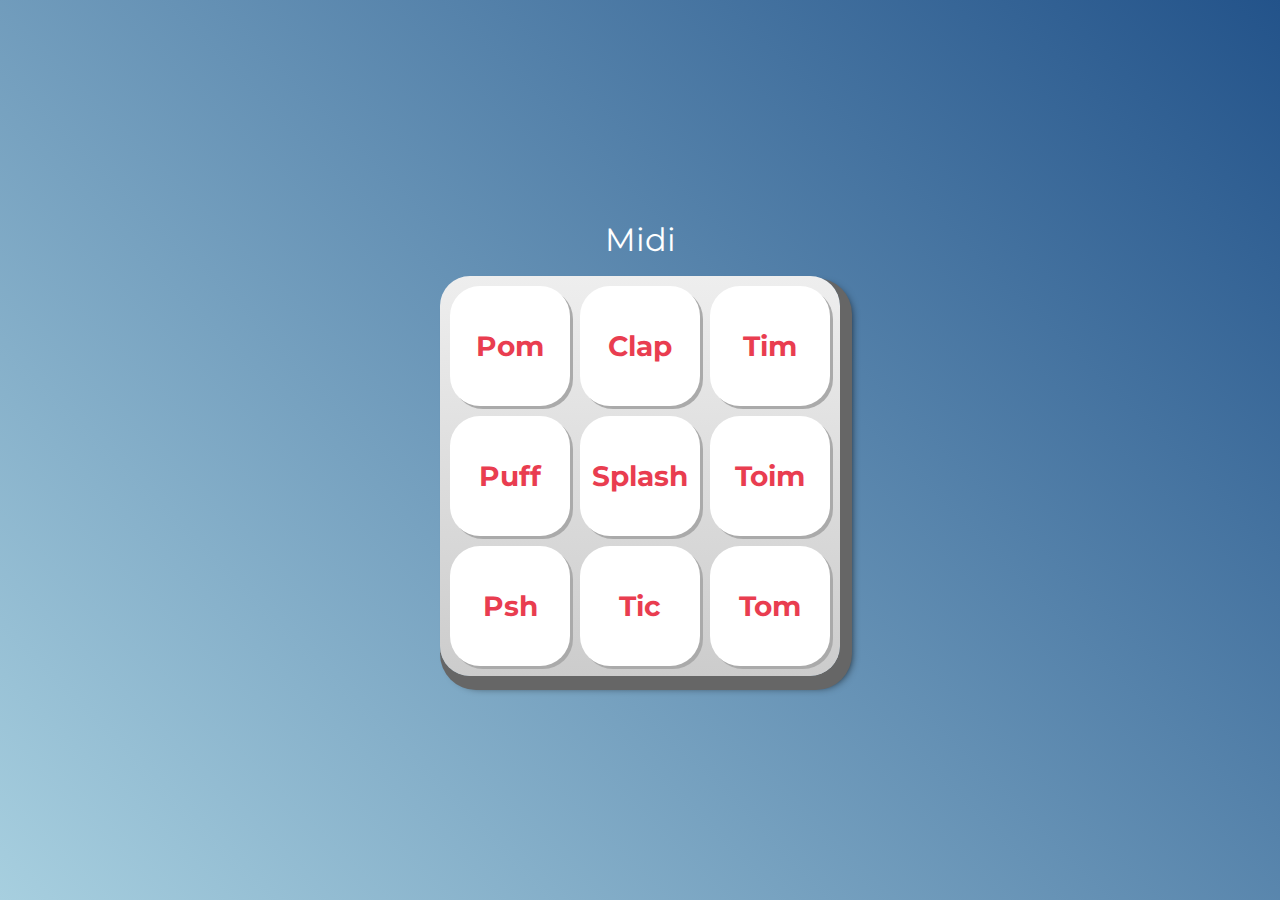
<file: AluraMidi2/index.html>
<!DOCTYPE html>
<html lang="pt-BR">

<head>
    <meta charset="UTF-8">
    <meta http-equiv="X-UA-Compatible" content="IE=edge">
    <meta name="viewport" content="width=device-width, initial-scale=1.0">

    <title>MIDI</title>

    <link rel="preconnect" href="https://fonts.googleapis.com">
    <link rel="preconnect" href="https://fonts.gstatic.com" crossorigin>
    <link href="https://fonts.googleapis.com/css2?family=Montserrat:wght@500;600&display=swap" rel="stylesheet">

    <link rel="icon" type="image/png" href="images/bateria.png">
    <link rel="stylesheet" href="css/reset.css">
    <link rel="stylesheet" href="css/estilos.css">

</head>

<body>

    <h1>Midi</h1>

    <section class="teclado">
        <button class="tecla tecla_pom">Pom</button>
        <button class="tecla tecla_clap">Clap</button>
        <button class="tecla tecla_tim">Tim</button>

        <button class="tecla tecla_puff">Puff</button>
        <button class="tecla tecla_splash">Splash</button>
        <button class="tecla tecla_toim">Toim</button>

        <button class="tecla tecla_psh">Psh</button>
        <button class="tecla tecla_tic">Tic</button>
        <button class="tecla tecla_tom">Tom</button>
    </section>

    <audio src="sounds/keyq.wav" id="som_tecla_pom"></audio>
    <audio src="sounds/keyw.wav" id="som_tecla_clap"></audio>
    <audio src="sounds/keye.wav" id="som_tecla_tim"></audio>
    <audio src="sounds/keya.wav" id="som_tecla_puff"></audio>
    <audio src="sounds/keys.wav" id="som_tecla_splash"></audio>
    <audio src="sounds/keyd.wav" id="som_tecla_toim"></audio>
    <audio src="sounds/keyz.wav" id="som_tecla_psh"></audio>
    <audio src="sounds/keyx.wav" id="som_tecla_tic"></audio>
    <audio src="sounds/keyc.wav" id="som_tecla_tom"></audio>

    <script src="main.js"></script>
</body>

</html>
</file>
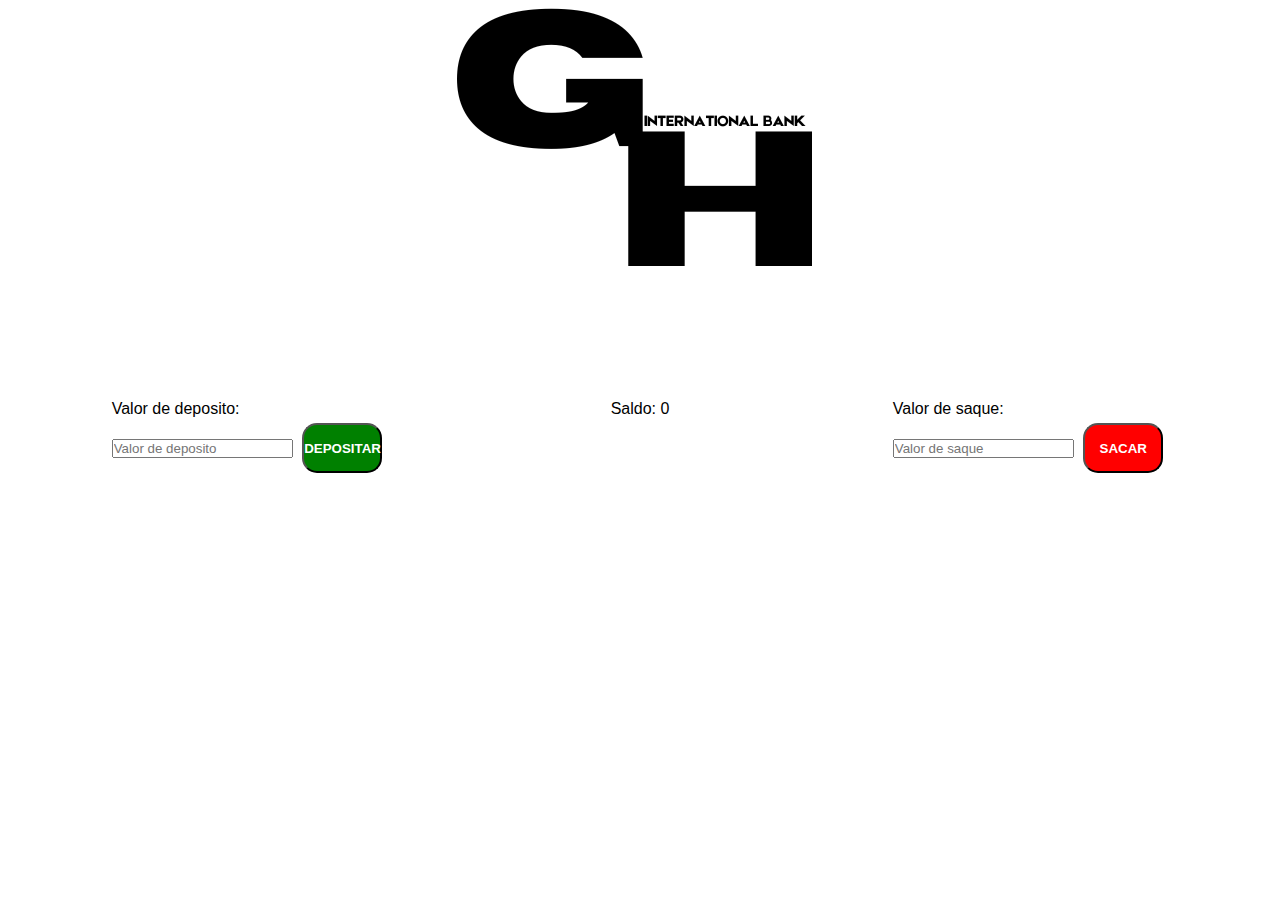
<file: GHBank/index.html>
<!DOCTYPE html>
<html lang="en">

<head>
    <meta charset="UTF-8">
    <meta name="viewport" content="width=device-width, initial-scale=1.0">
    <title>GHBank</title>
    <link rel="stylesheet" href="style.css">
</head>

<body>
    <main>
        <section class="container_1">
            <img class="logo" src="img/G.png">
        </section>
        <section class="container_2">

        <div class="deposito">
            <p>Valor de deposito:</p>
            <input type="number" class="Valor_deposito" id="valorDeposito"   placeholder="Valor de deposito"> 
            <button class="B_deposito" onclick="realizarDeposito()"> DEPOSITAR </button>
            <div class="modal" id="modal">
                <div class="modal-content">
                    <span class="modal-span" onclick="hideModal('modalDeposito')">&times;</span>
                    <h1 id="modalDepositoTexto"></h1>
                </div>
            </div>
        </div>

        <div class="saldo">
            <p>Saldo: <span id="saldoValor"></span></p>
        </div>

        <div class="saque">
            <p>Valor de saque:</p>
            <input type="number" class="Valor_saque" id="valorSaque" placeholder="Valor de saque">
            <button class="B_saque" onclick="realizaSaque()"> SACAR </button>
            <div class="modal" id="modal">
                <div class="modal-content">
                    <span class="modal-span" onclick="hideModal('modalSaque')">&times;</span>
                    <h1 id="modalSaqueTexto"></h1>
                </div>
            </div>
        </div>
        </section>
    </main>

    <script src="main.js"></script>
</body>

</html>
</file>
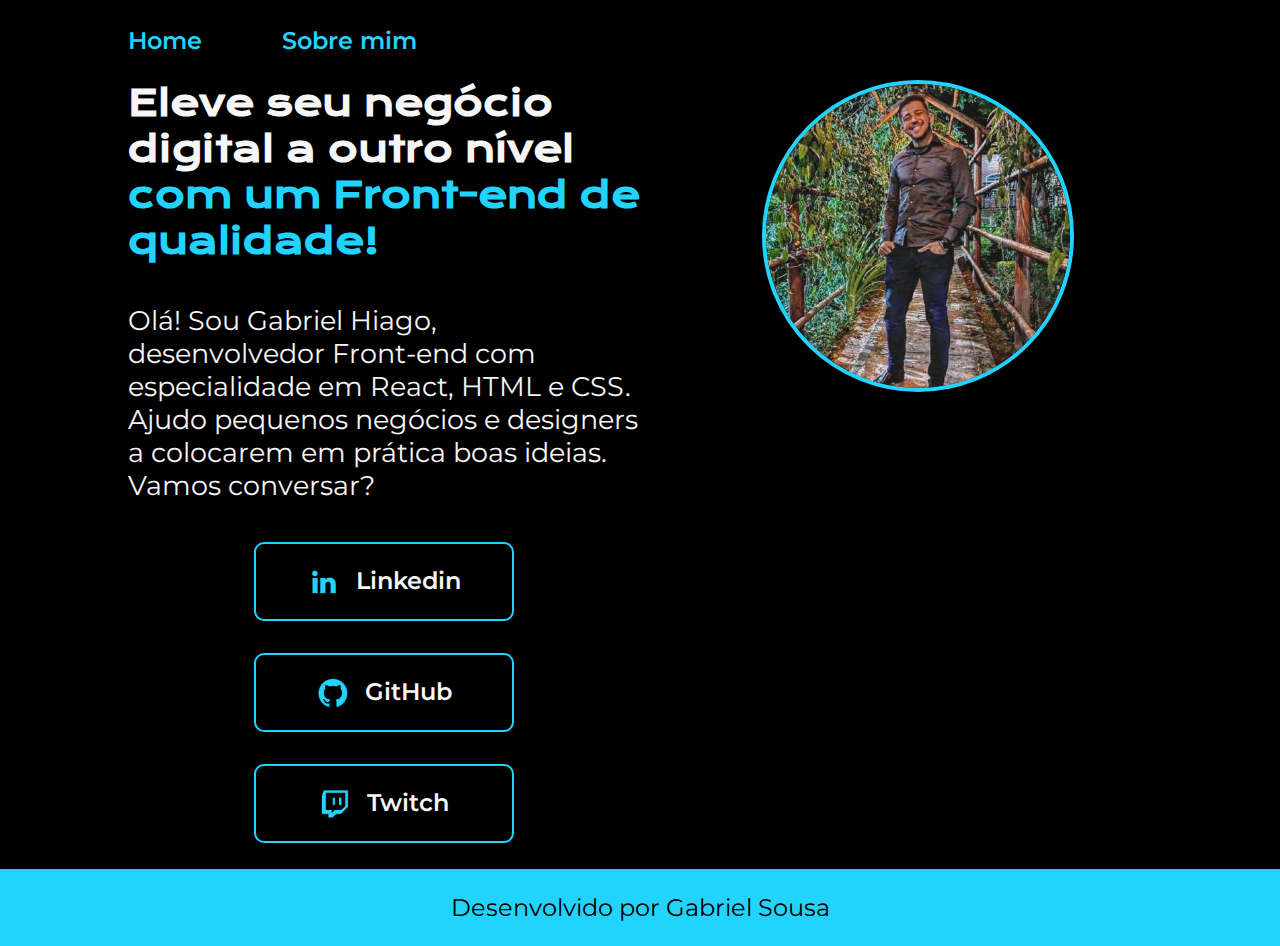
<file: HTML e CSS 3/index.html>
<!DOCTYPE html>
<html lang="pt-br">

<head>
    <meta charset="UTF-8">
    <meta http-equiv="X-UA-Compatible" content="IE=edge">
    <meta name="viewport" content="width=device-width, initial-scale=1.0">
    <title>Portifolio</title>
    <link rel="stylesheet" href="Style/style.css">
</head>

<body>
    <header class="cabecalho">
        <nav class="cabecalho__menu">
            <a class="cabecalho__menu__link" href="index.html">Home</a>
            <a class="cabecalho__menu__link" href="about.html">Sobre mim </a>
        </nav>
    </header>
    <main class="apresentacao">
        <section class="apresentacao__conteudo">
            <h1 class="apresentacao__conteudo__titulo">Eleve seu negócio digital a outro nível <strong 
            class="titulo-destaque">com um Front-end de qualidade!
            </strong></h1>
            <p class="apresentacao__conteudo__texto">Olá! Sou Gabriel Hiago, desenvolvedor
            Front-end com especialidade em React, HTML e
            CSS. <br> Ajudo pequenos negócios e designers a
            colocarem em prática boas ideias. Vamos
            conversar?</p>
            <div class="apresentacao__links">
                <a class="apresentacao__links__navegacao" href="https://www.linkedin.com/in/gabriel-sousa-761544138/"> <img src="img/Logo linkedin.png"> Linkedin</a>
                <a class="apresentacao__links__navegacao" href="https://github.com/GHSousa"> <img src="img/Logo Github.png"> GitHub</a>
                <a class="apresentacao__links__navegacao" href="https://twitch.tv/gabrielsousa"> <img src="img/Logo Twitch.png"> Twitch </a>
            </div>
        </section>
        <div class="imagem">
            <img class="imagem__perfil" src="/HTML e CSS 3/img/perfil 4.jpg" alt="Foto Gabriel Hiago programador">
        </div>
    </main>
    <footer class="rodape"> 
        <p> Desenvolvido por Gabriel Sousa</p>
    </footer>
</body>

</html>
</file>
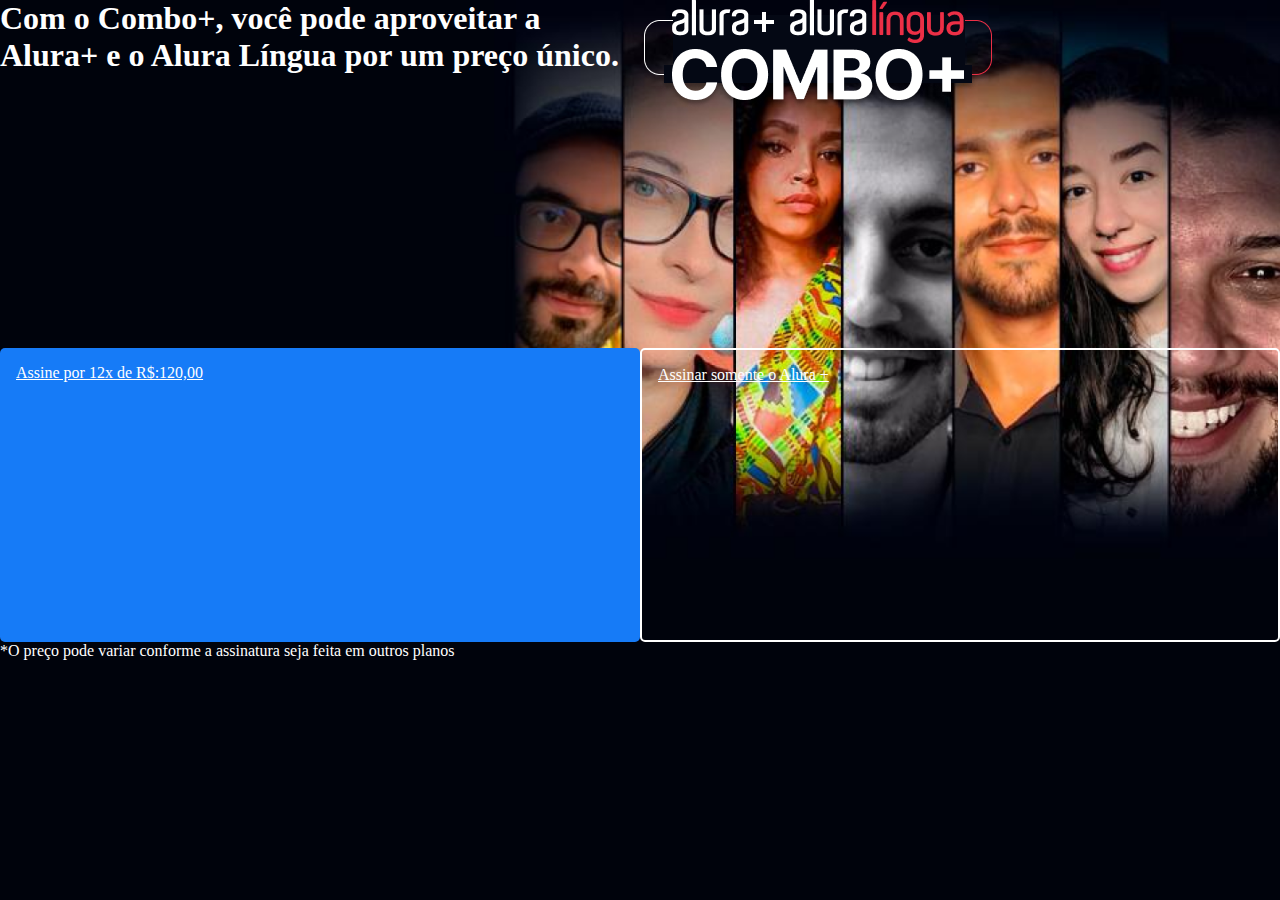
<file: HTML E CSS 4/index.html>
<!DOCTYPE html>
<html>

<head>
    <title>Alura Plus</title>
    <meta charset="UTF-8">
    <meta name="viewport" content="width=device-width, initial-scale=1">
    <link rel="stylesheet" href="styles.css">
</head>

<body>
    <div>
        <section class="principal container">
            <h1>Com o Combo+, você pode aproveitar a Alura+ e o Alura Língua por um preço único.</h1>
            <img src="img/Combo.png" alt="O combo+ é a junção do alura+ e o alura língua">
            <a href="www.alura.com.br" class="container__botao"> Assine por 12x de R$:120,00</a>
            <a href="www.alura.com.br" class="container__botao botao_secundario"> Assinar somente o Alura +</a>
            <p class="container__aviso">*O preço pode variar conforme a assinatura seja feita em outros planos</p>
        </section>
    </div>
</body>

</html>
</file>
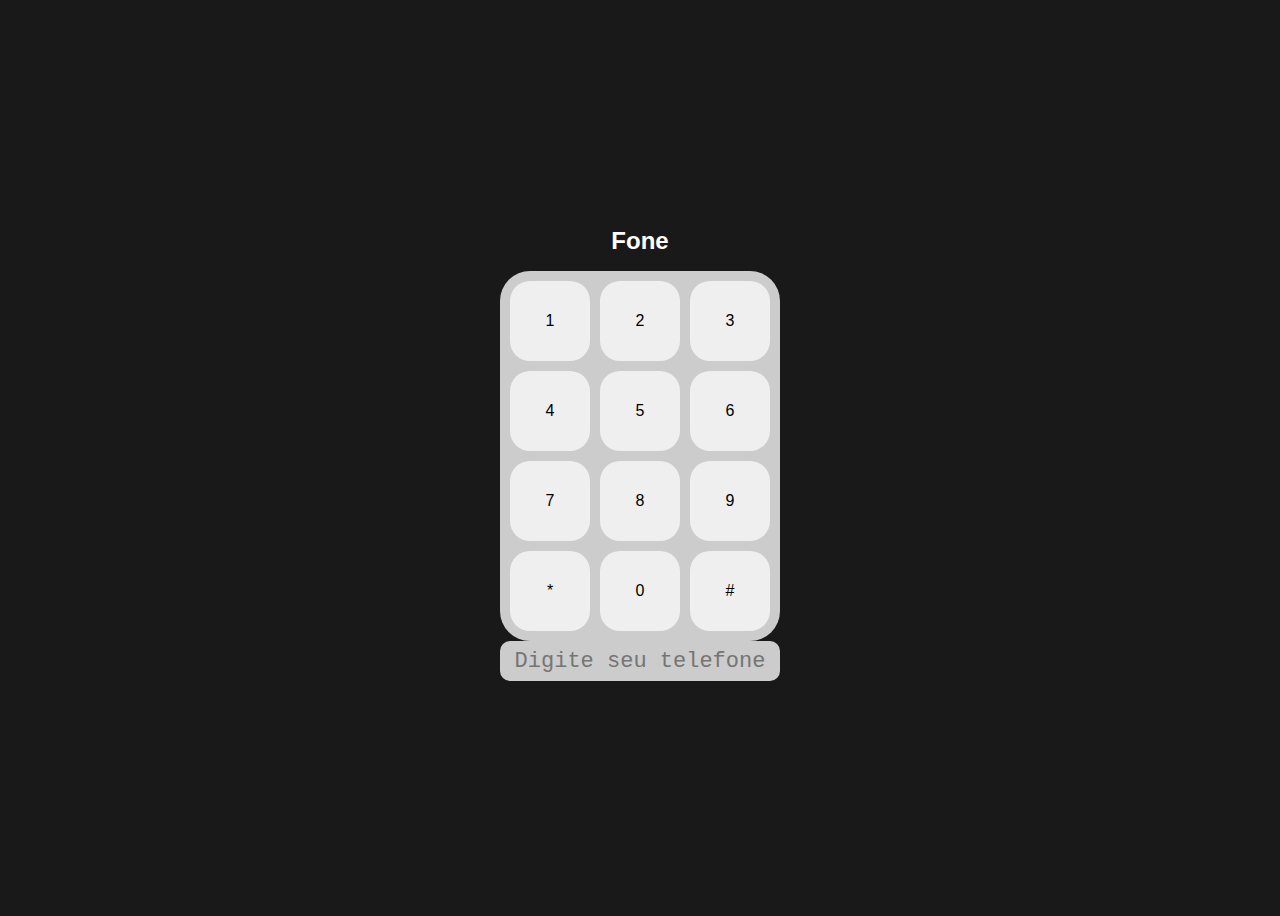
<file: Challenges/Challeng_01/index.html>
<!DOCTYPE html>
<html lang="en">

<head>
    <meta charset="UTF-8">
    <meta name="viewport" content="width=device-width, initial-scale=1.0">
    <title>Fone</title>
    <link rel="stylesheet" href="style.css">
</head>

<body>
    <h1>Fone</h1>
    <section class="teclado">
        <input type="button" value="1">
        <input type="button" value="2">
        <input type="button" value="3">
        <input type="button" value="4">
        <input type="button" value="5">
        <input type="button" value="6">
        <input type="button" value="7">
        <input type="button" value="8">
        <input type="button" value="9">
        <input type="button" value="*">
        <input type="button" value="0">
        <input type="button" value="#">
    </section>
    <input type="tel" placeholder="Digite seu telefone">
</body>

</html>
</file>
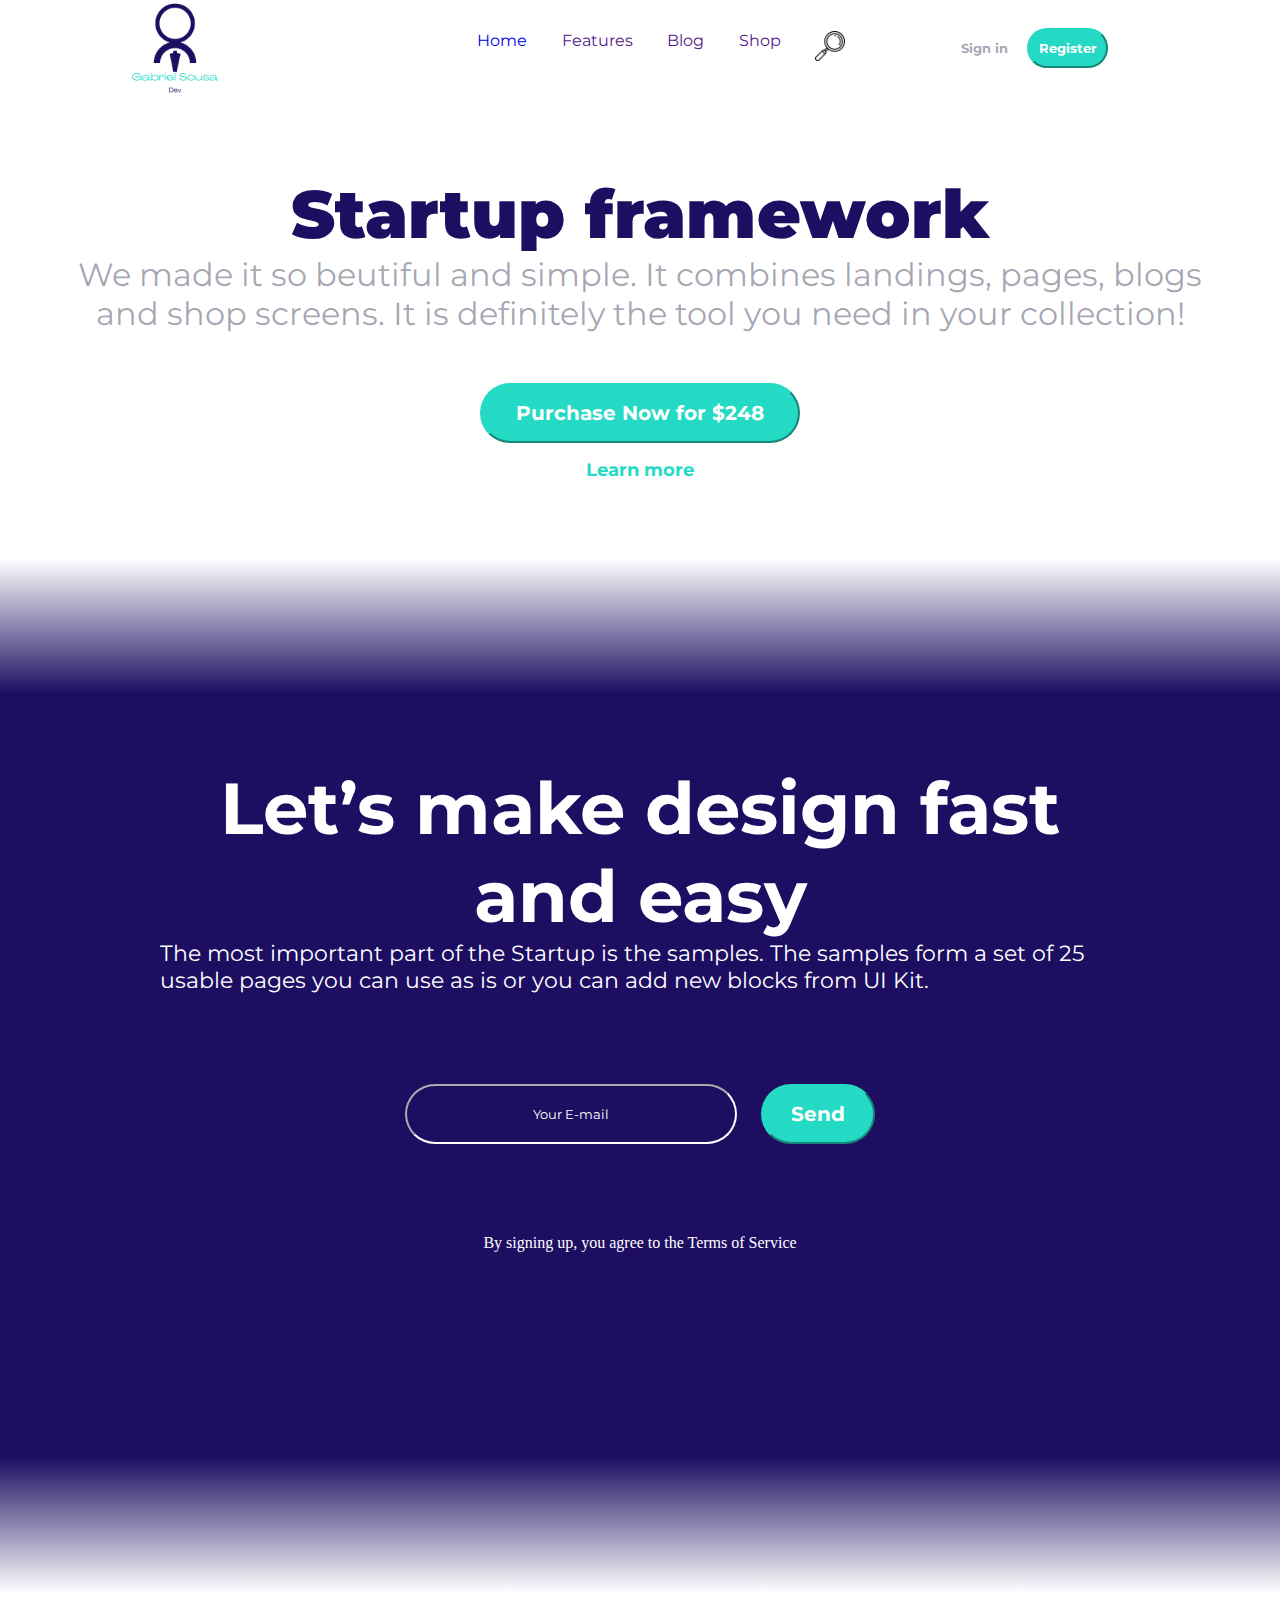
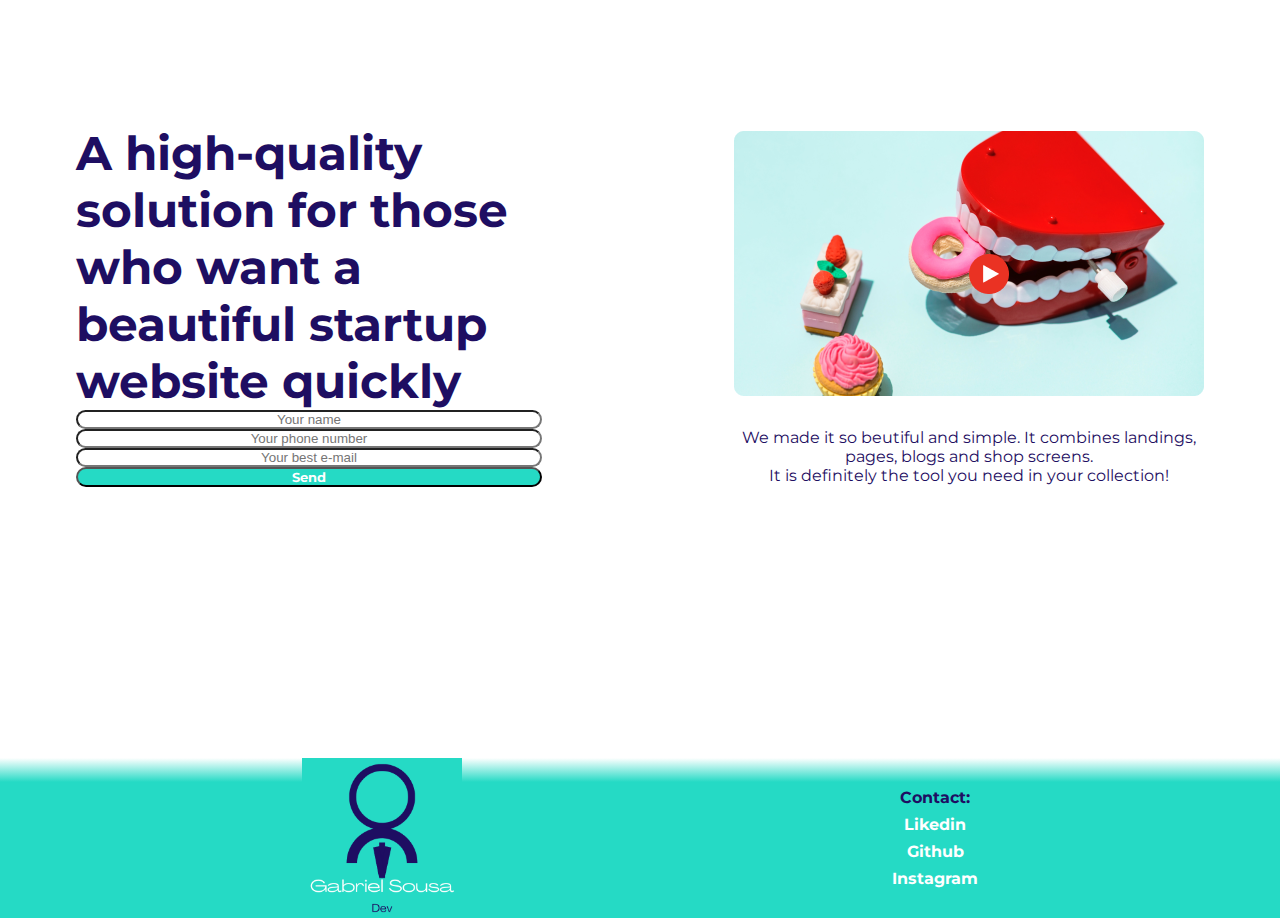
<file: Challenges/Challeng_03/index.html>
<!DOCTYPE html>
<html lang="en">

<head>
    <meta charset="UTF-8">
    <meta name="viewport" content="width=device-width, initial-scale=1.0">
    <link rel="stylesheet" href="css/style.css">
    <link rel="preconnect" href="https://fonts.googleapis.com">
    <link rel="preconnect" href="https://fonts.gstatic.com" crossorigin>
    <link
        href="https://fonts.googleapis.com/css2?family=DM+Sans:opsz,wght@9..40,100&family=Krona+One&family=Montserrat:wght@400;600&display=swap"
        rel="stylesheet">
    <title>Statup</title>
</head>

<body>
    <header class="header">
        <div class="header__logo">
            <img class="header__logo__img" src="img/logo F branco.png">
        </div>
        <div class="header__menu">
            <nav class="header__menu__nav">
                <ul><a href="index.html" alt="Home Page"> Home </a></ul>
                <ul> <a href="" alt="Features Page"> Features</a></ul>
                <ul> <a href="" alt="Blog Page"> Blog </a></ul>
                <ul> <a href="" alt="Shop Page"> Shop </a></ul>
                <ul> <a href="" alt="Search Page"> <img class="header__menu__lupa" src="img/lupa.png" alt="Search"></a></ul>
            </nav>
        </div>
        <div class="header__button">
            <button class="header__button__1">Sign in</button>
            <button class="header__button__2">Register</button>
        </div>
    </header>
    <main>
        <section class="main">
            <div class="main_text">
                <h1 class="main_text__title" alt="Main title"><strong>Startup framework</strong></h1>
                <p class="main_text__title_description" alt="Main description">We made it so beutiful and simple. It combines landings, pages,
                    blogs and shop screens. It is definitely the tool you need in your collection! </p>
            </div>
            <div class="main__action">
                <button class="main__action__button" alt="Action Button" >Purchase Now for $248</button>
                <a href="" class="main__action__anchor" alt="Action learn More">Learn more</a>
            </div>
        </section>
        <section class="Container1">
            <div class="Container1__main">
                <h2 class="Container1__main__title">Let’s make design fast and easy</h2>
                <P class="Container1__main__description">The most important part of the Startup is the samples. The samples form a set of 25 usable pages you can use as is or you can add new blocks from UI Kit.</P>
            </div>
            <div class="Container1__CTA">
                <input class="Container1__CTA_input" type="email" placeholder="Your E-mail">
                <button class="Container1__CTA_button" alt="Action input" >Send</button>
            </div>
            <div class="Container1__Terms">
                <p> By signing up, you agree to the Terms of Service </p>
            </div>
        </section>
        <section class="Container2">
            <div class="Container2__left">
                <div class="Container2__left__title">
                    <h3>A high-quality solution for those who want a beautiful startup website quickly</h3>
                </div>
                <div class="Container2__left__input">
                    <input class="Container2__left__input1" type="text" placeholder="Your name">
                    <input class="Container2__left__input2" type="phone" placeholder="Your phone number">
                    <input class="Container2__left__input3" type="email" placeholder="Your best e-mail">
                    <button class="Container2__left__button" alt="Action input" >Send</button>
                </div>
            </div>
            <div class="Container2__right">
                <div class="Container2__right__media">
                    <img class="Container2__right__video" src="img/Placeholder.png" alt="Image Video">
                    <a href=""><img class="Container2__right__play" src="img/Icon - Fill.png" alt="Play Button"></a>
                </div>
                <div class="Container2__right__description">
                    <p>We made it so beutiful and simple. It combines landings, pages, blogs and shop screens.<br> It is definitely the tool you need in your collection! </p>
                </div>
            </div>
        </section>
    
    
    
    </main>
    
    
    
    
    
    
    
    <footer>
        <section class="footer">
            <div class="footer__logo__footer">
                <img class="footer__logo__img" alt="Logo" src="img/logo f azul.png">
            </div>
            <div class="footer__contact">
                <p>Contact:</p>
                <a class="footer__contact__anchor"
                    href="https://www.linkedin.com/in/gabriel-sousa-761544138/" alt="Likedin link">Likedin</a>
                <a class="footer__contact__anchor" href="https://github.com/GHSousa" alt="Github link">Github</a>
                <a class="footer__contact__anchor" href="https://www.instagram.com/ghsousa96/" alt="Instagram link">Instagram</a>
            </div>
        </section>
    </footer>
</body>

</html>
</file>
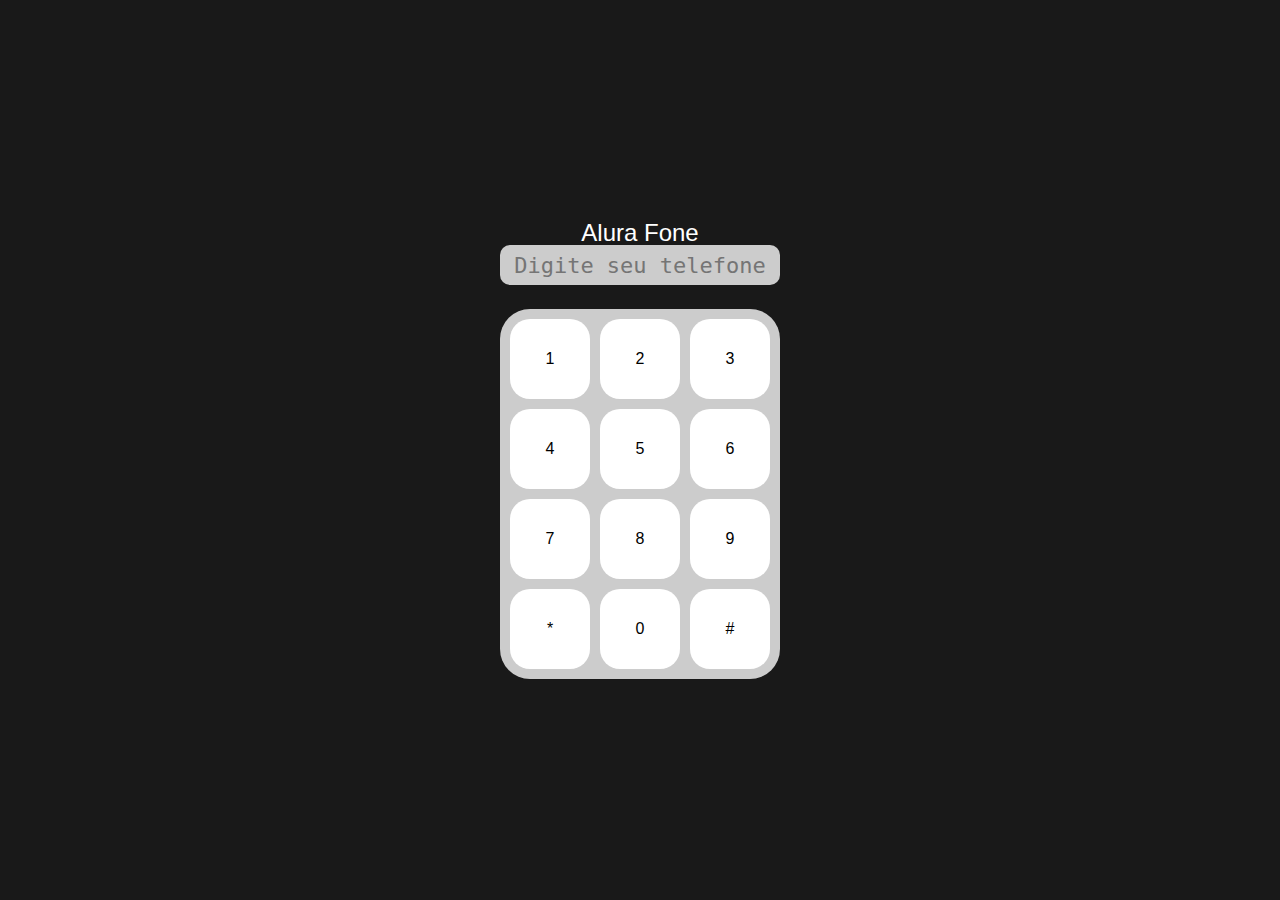
<file: Challenges/Tel/index.html>
<!DOCTYPE html>
<html lang="en">
<head>
    <meta charset="UTF-8">
    <meta name="viewport" content="width=device-width, initial-scale=1.0">
    </html><h1> Alura Fone </h1>
    <link rel="stylesheet" href="reset.css">
    <link rel="stylesheet" href="style.css">
</head>
   
<body>

<input type="tel" placeholder="Digite seu telefone">
<section class="teclado">
<!--<input class="button button_1" type="button" value="1">
    <input class="button button_2" type="button" value="2">
    <input class="button button_3" type="button" value="3">
    <input class="button button_4" type="button" value="4">
    <input class="button button_5" type="button" value="5">
    <input class="button button_6" type="button" value="6">
    <input class="button button_7" type="button" value="7">
    <input class="button button_8" type="button" value="8">
    <input class="button button_9" type="button" value="9">
    <input class="button button_*" type="button" value="*">
    <input class="button button_0" type="button" value="0">
    <input class="button button_#" type="button" value="#">
-->  
    <button class="button button_1">1</button>
    <button class="button button_2">2</button>
    <button class="button button_3">3</button>
    <button class="button button_4">4</button>
    <button class="button button_5">5</button>
    <button class="button button_6">6</button>
    <button class="button button_7">7</button>
    <button class="button button_8">8</button>
    <button class="button button_9">9</button>
    <button class="button button_*">*</button>
    <button class="button button_0">0</button>
    <button class="button button_#">#</button>
</section>

    <audio src="Sound/16773_1460739419.mp3" id="som_tecla_9"></audio>
    <audio src="Sound/16775_1460739419.mp3" id="som_tecla_8"></audio>
    <audio src="Sound/16774_1460739419.mp3" id="som_tecla_7"></audio>
    <audio src="Sound/16776_1460739420.mp3" id="som_tecla_6"></audio>
    <audio src="Sound/16777_1460739420.mp3" id="som_tecla_5"></audio>
    <audio src="Sound/16778_1460739420.mp3" id="som_tecla_4"></audio>
    <audio src="Sound/16779_1460739420.mp3" id="som_tecla_3"></audio>
    <audio src="Sound/16780_1460739420.mp3" id="som_tecla_2"></audio>
    <audio src="Sound/16781_1460739421.mp3" id="som_tecla_1"></audio>
    <audio src="Sound/16782_1460739421.mp3" id="som_tecla_0"></audio>
    <audio src="Sound/17007_1461336911.mp3" id="som_tecla_*"></audio>
    <audio src="Sound/17008_1461336913.mp3" id="som_tecla_#"></audio>

<script src="main.js"></script>

</body>
</file>
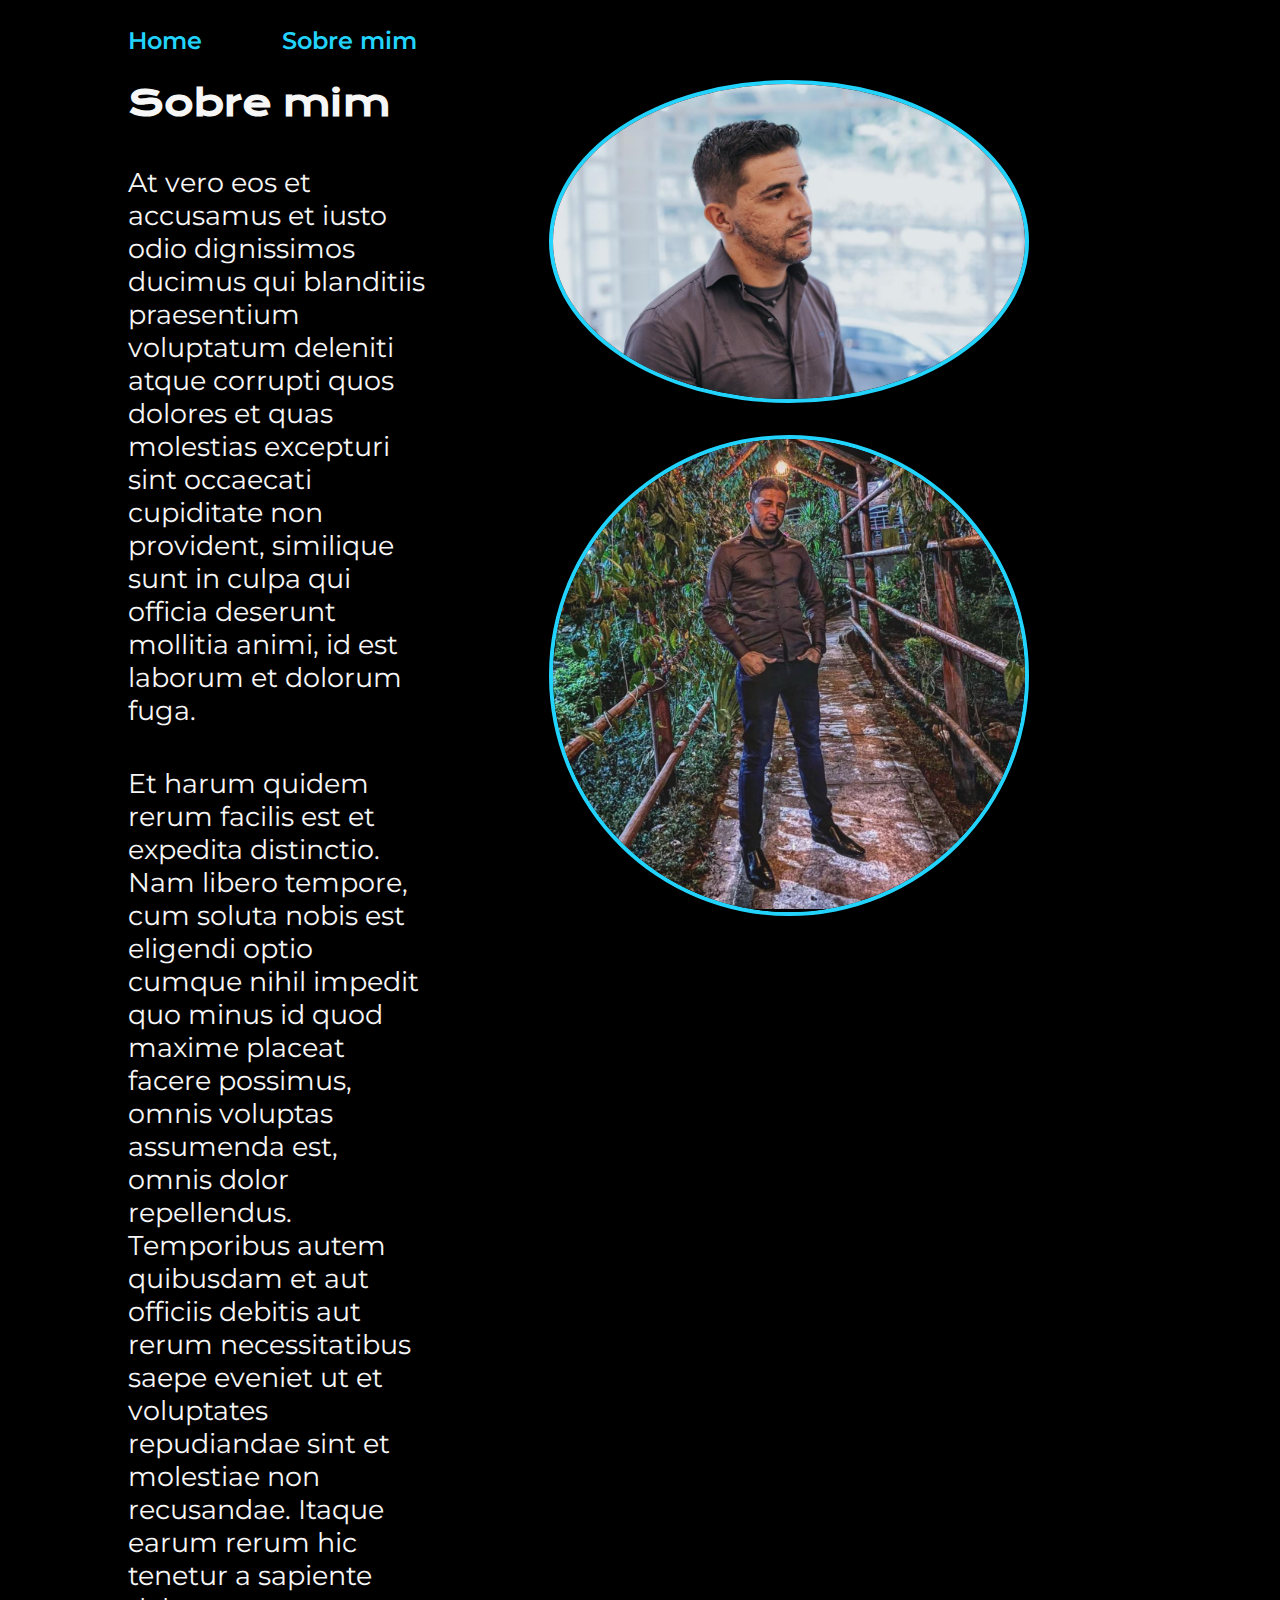
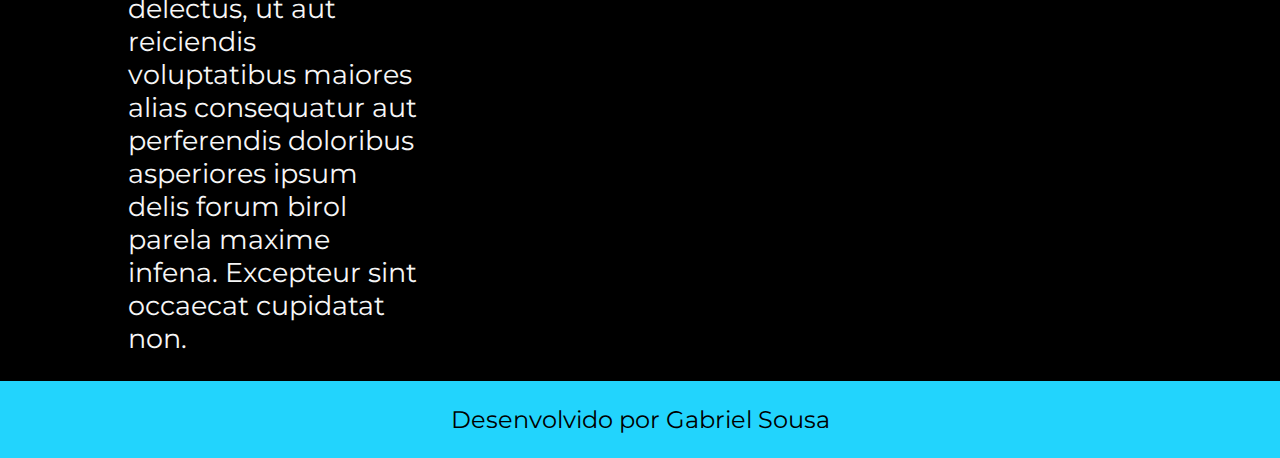
<file: HTML e CSS 3/about.html>
<!DOCTYPE html>
<html lang="pt-br">
<head>
    <meta charset="UTF-8">
    <meta name="viewport" content="width=device-width, initial-scale=1.0">
    <link rel="stylesheet" href="Style/style.css">
    <title>Sobre Mim</title>
</head>
<body>
    <header class="cabecalho">
        <nav class="cabecalho__menu">
            <a class="cabecalho__menu__link" href="index.html">Home</a>
            <a class="cabecalho__menu__link" href="about.html">Sobre mim </a>
        </nav>
    </header>
    <main class="apresentacao">
        <section class="apresentacao__conteudo">
            <h1 class="apresentacao__conteudo__titulo">Sobre mim</h1>
                <p class="apresentacao__conteudo__texto">At vero eos et accusamus et iusto odio dignissimos ducimus qui blanditiis praesentium voluptatum deleniti atque corrupti quos dolores et quas molestias excepturi sint occaecati cupiditate non provident, similique sunt in culpa qui officia deserunt mollitia animi, id est laborum et dolorum fuga.</p>
                <p class="apresentacao__conteudo__texto">Et harum quidem rerum facilis est et expedita distinctio. Nam libero tempore, cum soluta nobis est eligendi optio cumque nihil impedit quo minus id quod maxime placeat facere possimus, omnis voluptas assumenda est, omnis dolor repellendus. Temporibus autem quibusdam et aut officiis debitis aut rerum necessitatibus saepe eveniet ut et voluptates repudiandae sint et molestiae non recusandae. Itaque earum rerum hic tenetur a sapiente delectus, ut aut reiciendis voluptatibus maiores alias consequatur aut perferendis doloribus asperiores ipsum delis forum birol parela maxime infena. Excepteur sint occaecat cupidatat non.</p>
        </section>
        <div class="imagem">
            <img class="imagem__perfil" src="img/perfil.jpeg" alt="Foto Gabriel Hiago programador">
            <img class="imagem__perfil" src="img/perfil 3.jpeg" alt="Foto Gabriel Hiago programador">
        </div>
    </main>
    <footer class="rodape"> 
        <p> Desenvolvido por Gabriel Sousa</p>
    </footer>
</body>
</html>
</file>
<file: AluraMidi2/css/estilos.css>
:root {
  --cinza: #aaa;
  --vermelha: #e93d50;
  --vermelha-escura: #af303f;
  --branca: #fff;
  --luz: rgb(229, 255, 0);
}

body {
  align-items: center;
  background: linear-gradient(45deg, #a7cfdf 0%,#23538a 100%);
  display: flex;
  justify-content: center;
  flex-direction: column;
  font-family: 'Montserrat', sans-serif;
  min-height: 100vh;
}

h1 {
  color: var(--branca);
  margin-bottom: 20px;
  font-size: 2rem;
}

.teclado {
  background: linear-gradient(to bottom, #eeeeee 0%,#cccccc 100%);
  box-shadow: 6px 8px 0 6px #666, 10px 10px 10px #000;
  border-radius: 30px;
  display: grid;
  gap: 10px;
  grid-template-columns: repeat(3, 1fr);
  padding: 10px;
}

.tecla {
  background-color: var(--branca);
  border-radius: 30px;
  box-shadow: 3px 3px 0 var(--cinza);
  color: var(--vermelha);
  cursor: pointer;
  height: 120px;
  font-size: 1.75em;
  font-weight: bold;
  line-height: 120px;
  text-align: center;
  width: 120px;
}

.tecla.ativa,
.tecla:active {
  background-color: var(--vermelha);
  border: 4px solid  var(--vermelha);
  box-shadow: 3px 3px 0 var(--vermelha-escura) inset;
  color: var(--branca);
  outline: none;
}

.tecla.focus,
.tecla:focus {
  outline: none;
  box-shadow: 1px 1px 10px var(--luz);
}

.tecla.active:focus,
.tecla:active:focus {
  box-shadow: 3px 3px 0 var(--vermelha-escura) inset, 1px 1px 10px var(--luz);
}
</file>
<file: GHBank/style.css>
*{
    margin: 0;
    padding: 0;
}

body{
    font-family: sans-serif;
}

/*.container_0{
    display: flex;
    justify-content: center;
    
}
*/ 
.container_1{
    display: flex;
    flex-flow: column wrap;
    align-items: center;
    margin-top: -100px;
}

.container_2 {
    display:flex;
    flex-direction: row;
    justify-content:space-around;
}

#deposito,
#saldo,
#saque {
    display: flex;
    flex-direction: column;
}

.modal{
    position: fixed;
    padding: 0;
    left: 0;
    top: 0;
    width: 100%;
    height: 100%;
    display: flex;
    align-items: center;
    justify-content: center;
    background-color: rgba(0,0,0,0.5);
    transform: scale(1.1);
    opacity: 0;
    visibility: hidden;
    transition: visibility 0.40s ease-in-out, transform 0.40s ease-in-out, opacity 0.40s ease-in-out;
}

.modal-content{
    background-color: white;
    padding: 16px 24px;
    width: 600px;
    border-radius: 0.5rem;
}

.modal-span{
    float: right;
    width: 24px;
    cursor: pointer;
    background-color: lightgray;
    text-align: center;
    line-height: 24px;

}

.modal-span:hover {
    background-color: darkgray;
}

.show-modal{
    opacity: 1;
    visibility: visible;
    transform: scale(1.0);
}

button{
    text-align: center;
    width: 80px;
    height: 50px;
    margin: 5px;
    border-radius: 15px;
    border-color: black;
}
.B_deposito{
    background-color: green;
    color: white;
    font-weight: bolder;
}

.B_saque {
    background-color: red;
    color: white;
    font-weight: bolder;
}
</file>
<file: HTML e CSS 3/Style/style.css>
@import url('https://fonts.googleapis.com/css2?family=Krona+One&family=Montserrat:wght@400;600&display=swap');

* {
    margin: 0;
    padding: 0;
}

body {
    box-sizing: border-box;
    background-color: #000000;
    color: #F6F6F6;
}

.cabecalho {
    padding: 2% 0 0 10%;
}

.cabecalho__menu {
    display: flex;
    gap: 80px;
}

.cabecalho__menu__link {
    font-family: Montserrat, sans-serif;
    font-size: 1.5rem;
    font-weight: 600;
    color: #22D4FD;
    text-decoration: none;
}

.apresentacao {
    padding: 2% 10%;
    display: flex;
    align-items: center;
    justify-content: space-between;
    align-items: center;
}

.apresentacao__conteudo {
    width: 50%;
    display: flex;
    flex-direction: column;
    gap: 40px;
}

.apresentacao__conteudo__titulo {
    font-size: 2.25rem;
    font-family: 'Krona One', sans-serif;
}

.titulo-destaque {
    color: #22D4FD;
}

.apresentacao__conteudo__texto {
    font-size: 1.7rem;
    font-family: 'Montserrat', sans-serif;
}

.apresentacao__links {
    display: flex;
    flex-direction: column;
    justify-content: space-between;
    gap: 32px;
    align-items: center;
}

.apresentacao__links__navegacao {
    display: flex;
    justify-content: center;
    gap: 16px;
    background-color: #000000;
    border: 2px solid #22D4FD;
    width: 50%;
    text-align: center;
    border-radius: 10px;
    font-size: 1.5rem;
    font-weight: 600;
    padding: 21.5px 0;
    text-decoration: none;
    color: #f6f6f6;
    font-family: 'Montserrat', sans-serif;
}

.apresentacao__links__link:hover {
    cursor: pointer;
    background-color: #272727;
}

.imagem {
    display: flex;
    flex-direction: column;
    justify-content: center;
    align-items: center;
    align-self: flex-start;
    gap: 2rem;
}


.imagem__perfil {
    display: flex;
    gap: 100px;
    width: 65%;
    border-radius: 50%;
    border: 4px solid #22D4FD;
}

.rodape {
    text-align: center;
    padding: 24px;
    color: #000000;
    background-color: #22D4FD;
    font-family: Montserrat, sans-serif;
    font-size: 1.5rem;
    font-weight: 400;
}

@media (max-width: 1200px) {
    .cabecalho {
        padding: 10%;
    }

    .cabecalho__menu {
        justify-content: center;
    }

    .apresentacao {
        flex-direction: column-reverse;
        padding: 5%;
    }

    .apresentacao__conteudo {
        width: auto;
    }

    .imagem {
        align-self: normal
    }

    .imagem__perfil {
        justify-content: center;
        width: 50%;
    }

}
</file>
<file: HTML E CSS 4/styles.css>
:root {
    --branco-principal: #FFFFFF;
    --cinza-secundario: #C0C0C0;
    --botao-azul: #167BF7;
    --cor-de-fundo: #00030C;
}

body {
    background-color: var(--cor-de-fundo);
    color: var(--branco-principal);
}

* {
    margin: 0;
    padding: 0;
}

.principal {
    background-image: url("img/Background.png");
    background-repeat: no-repeat;
    background-size: contain;
}

.container {
    display: grid;
    height: 100vh;
    grid-template-columns: 50% 50%;
}

.container__botao {
    background-color: var(--botao-azul);
    border-radius: 5px;
    padding: 1em;
    color: var(--branco-principal);
    display: block;
}

.botao_secundario {
    background-color: transparent;
    border: 2px solid var(--branco-principal);
}
</file>
<file: Challenges/Challeng_01/style.css>
* {
    box-sizing: border-box;
  }
  
  body {
    display: flex;
    justify-content: center;
    align-items: center;
    flex-direction: column;
    background-color: #191919;
    min-height: 100vh;
  }
  
  input {
    border: none;
    color: inherit;
    font-size: inherit;
    font-weight: inherit;
    font-family: inherit;
  }
  
  h1 {
    font-family: 'Montserrat', sans-serif;
    font-size: 24px;
    color: #fff;
  }
  
  .teclado {
    display: grid;
    grid-template-columns: repeat(3, 1fr);
    gap: 10px; 
    background-color: #cccccc;
    border-radius: 30px;
    padding: 10px;
  }
  
  input[type=button] {
    border-radius: 20px;
    cursor: pointer;
    font-family: 'Montserrat', sans-serif;
    height: 80px;
    width: 80px;
  }
  
  input[type=tel] {
    background-color: #cccccc;
    border-radius: 10px;
    font-family: monospace;
    font-size: 22px;
    height: 40px;
    margin-bottom: 24px;
    padding: 10px;
    text-align: center;
    width: 280px;
  }
</file>
<file: Challenges/Challeng_03/css/style.css>
@import url('https://fonts.googleapis.com/css2?family=DM+Sans:opsz,wght@9..40,100&family=Krona+One&family=Montserrat:wght@400;600&display=swap');

:root {
    --text: #15143966;
    --title: #1E0E62;
    --backgroudbuttons: #25DAC5;
    --white: #FFFFFF;
    --black: #000000;
}

* {
    box-sizing: border-box;
    margin: 0;
    padding: 0;
}

.header {
    display: flex;
    height: 20%;
    justify-content: space-around;
    align-items: center;
}

.header__logo {
    display: flex;
}

.header__logo__img {
    width: 6rem;
    height: 6rem;
}

.header__menu__nav {
    display: flex;
    flex-direction: row;

    gap: 15%;
    color: var(--text);
    font-family: 'Montserrat', sans-serif;
}

.header__menu__nav a {
    text-decoration: none;
}

.header__menu__lupa {
    width: 1.87rem;
    height: 1.87rem;
}

.header__button {
    display: flex;
    width: 15%;
    gap: 10%;
}

.header__button__1 {
    background-color: transparent;
    border: none;
    color: var(--text);
    font-weight: bolder;
    font-family: 'Montserrat', sans-serif;
}

.header__button__2 {
    padding: 5%;
    background-size: 6.25rem 2.5rem;
    border-radius: 6.25rem;
    border-color: var(--backgroudbuttons);
    background-color: var(--backgroudbuttons);
    color: var(--white);
    font-weight: bolder;
    font-family: 'Montserrat', sans-serif;
}

.header__button :hover {
    transform: scale(1.1);
    transition: 100ms;
}

.main {
    display: flex;
    flex-direction: column;
    align-items: center;
    text-align: center;
    justify-content: space-around;
    height: 60%;
    padding: 6%;
    gap: 3.125rem;
}

.main_text__title {
    font-size: 4.2rem;
    color: var(--title);
    font-family: 'Montserrat', sans-serif;
}

.main_text__title_description {
    font-size: 2rem;
    color: #15143966;
    font-family: 'Montserrat', sans-serif;
}

.main__action {
    display: flex;
    flex-direction: column;
    width: 20rem;
    gap: 1rem;
}

.main__action__button {
    padding: 5%;
    background-size: 18.75rem 3.75rem;
    border-radius: 6.25rem;
    border-color: var(--backgroudbuttons);
    background-color: var(--backgroudbuttons);
    color: var(--white);
    font-size: 1.25rem;
    font-weight: bolder;
    font-family: 'Montserrat', sans-serif;
}

.main__action :hover {
    transform: scale(1.1);
    transition: 100ms;
}

.main__action__anchor {
    font-size: 1.125rem;
    color: var(--backgroudbuttons);
    text-decoration: none;
    font-weight: bolder;
    font-family: 'Montserrat', sans-serif;
}


.Container1 {
    height: 100vh;
    background: linear-gradient(to bottom, var(--white) 0%, var(--title)15%);
    color: var(--white);
    display: flex;
    flex-direction: column;
    align-items: center;
    justify-content: center;
    gap: 10%;
}

.Container1__main {
    display: flex;
    flex-direction: column;
    align-items: center;
}

.Container1__main__title {
    width: 75%;
    font-weight: bolder;
    font-family: 'Montserrat', sans-serif;
    font-size: 4.5rem;
    text-align: center;
}

.Container1__main__description {
    width: 75%;
    font-size: 1.375rem;
    font-family: 'Montserrat', sans-serif;
}

.Container1__CTA {
    display: flex;
    align-items: center;
    justify-content: space-evenly;
    gap: 5%;
}

.Container1__CTA_input {
    background-color: transparent;
    border-color: var(--white);
    color: var(--text);
    width: 21.87rem;
    height: 3.75rem;
    border-radius: 6.25rem;
    font-family: 'Montserrat', sans-serif;
}

.Container1__CTA_input::placeholder {
    color: var(--white);
    text-align: center;
}

.Container1__CTA_button {
    width: 7.5rem;
    height: 3.75rem;
    border-radius: 6.25rem;
    border-color: var(--backgroudbuttons);
    background-color: var(--backgroudbuttons);
    color: var(--white);
    font-size: 1.25rem;
    font-family: 'Montserrat', sans-serif;
    font-weight: bolder;
}

.Container1__Terms {
    color: var(--white);
}

.Container2 {
    display: flex;
    flex-direction: row;
    height: 100vh;
    background: linear-gradient(to bottom, var(--title) 0%, var(--white)15%);
    color: var(--title);
    font-family: 'Montserrat', sans-serif;
    justify-content: center;
    align-items: center;
    gap: 15%;
}

.Container2__left {
    display: flex;
    flex-direction: column;
    align-items: center;
    width: 50%;
    margin-left: 12.5%;
    gap: 25%;
}
.Container2__left__title{
    font-size: 2.5rem;
    font-weight: bolder;
}


.Container2__left__input{
    display: flex;
    flex-direction: column;
    gap: 15%;
    width: 29.1rem;
    height: 5rem;
    background-color: transparent;
}

.Container2__left__input::placeholder {
    color: var(--black);
}

.Container2__left__input1,
.Container2__left__input2,
.Container2__left__input3{
    text-align: center;
    border-radius: 6.25rem;
}

.Container2__left__button{
    background-color: #25DAC5;
    border-radius: 6.25rem;
    font-family: 'Montserrat', sans-serif;
    font-weight: bolder;
    color: var(--white);
}


.Container2__right {
    display: flex;
    position: relative;
    flex-direction: column;
    align-items: center;
    width: 50%;
    margin-right: 12.5%;
    gap: 2rem;
}

.Container2__right__video {
    display: flex;
}

.Container2__right__play {
    scale: 100%;
    position: absolute;
    top: 35%;
    left: 50%;
}

.Container2__right__play :hover {
    transform: scale(1.3);
    cursor: pointer;
    transition: 100ms;
}

.Container2__right__description{
    align-items: center;
    justify-content: center;
    text-align: center;
}

.footer {
    display: flex;
    flex-direction: row;
    justify-content: space-evenly;
    align-items: center;
    background: linear-gradient(to bottom, var(--white) 0%, var(--backgroudbuttons)15%);;
}

.footer__logo__footer {
    display: flex;
    align-items: center;
    margin-right: 10%;
}

.footer__logo__img {
    position: relative;
    width: 10rem;
    height: 10rem;
    background: transparent;
}

.footer__contact {
    display: flex;
    flex-direction: column;
    align-items: center;
    justify-content: space-around;
    gap: 0.5rem;
}

.footer__contact p {
    color: var(--title);
    font-weight: bolder;
    font-family: 'Montserrat', sans-serif;
}

.footer__contact__anchor {
    text-decoration: none;
    color: var(--white);
    font-weight: bolder;
    font-family: 'Montserrat', sans-serif;
}


@media (max-width: 1200px) {
    .header__logo__img {
        width: 3rem;
        height: 3rem;
    }

    .header__menu__nav {
        display: flex;
        flex-direction: row;
        gap: 5%;
    }
    .Container2{
        display: flex;
        flex-direction: column;
        width: auto;
    }
    .Container2__left{
        width: auto;
    }

    .Container2__left__title{
        color: var(--black);
        font-size: 1.8rem;
    }
    .Container2__right{
        display: flex;
        flex-direction: column;
        justify-content: center;
        width: auto;
        gap: 5%;
    }
    .Container2__right__media{
        display: flex;
        justify-content: center;
        align-items: center;
    }


}
</file>
<file: Challenges/Tel/style.css>
* {
    box-sizing: border-box;
    /*   margin: 0;
    padding: 0; */
}

body {
    display: flex;
    justify-content: center;
    align-items: center;
    flex-direction: column;

    background-color: #191919;
    min-height: 100vh;
}

button {
    border: none;
    color: inherit;
    font-size: inherit;
    font-weight: inherit;
    font-family: inherit;
}

h1 {
    font-family: 'Montserrat', sans-serif;
    font-size: 24px;
    color: #fff;
}

.teclado {
    display: grid;
    grid-template-columns: repeat(3, 1fr);
    gap: 10px;
    background-color: #cccccc;
    border-radius: 30px;
    padding: 10px;
}

.button {
    background-color: white;
    border-radius: 20px;
    cursor: pointer;
    font-family: 'Montserrat', sans-serif;
    height: 80px;
    width: 80px;
}

.button.ativa,
.button:active{
    background-color: yellow;;
    border: 4px solid  yellow;;
    box-shadow: 3px 3px 0 darkgoldenrod inset;
    color: white;
    outline: none;
}

.button.focus,
.button:focus{
    outline: none;
    box-shadow: 1px 1px 10px orange;
}

input[type=tel] {
    background-color: #cccccc;
    border-radius: 10px;
    font-family: monospace;
    font-size: 22px;
    height: 40px;
    margin-bottom: 24px;
    padding: 10px;
    text-align: center;
    width: 280px;
}
</file>
